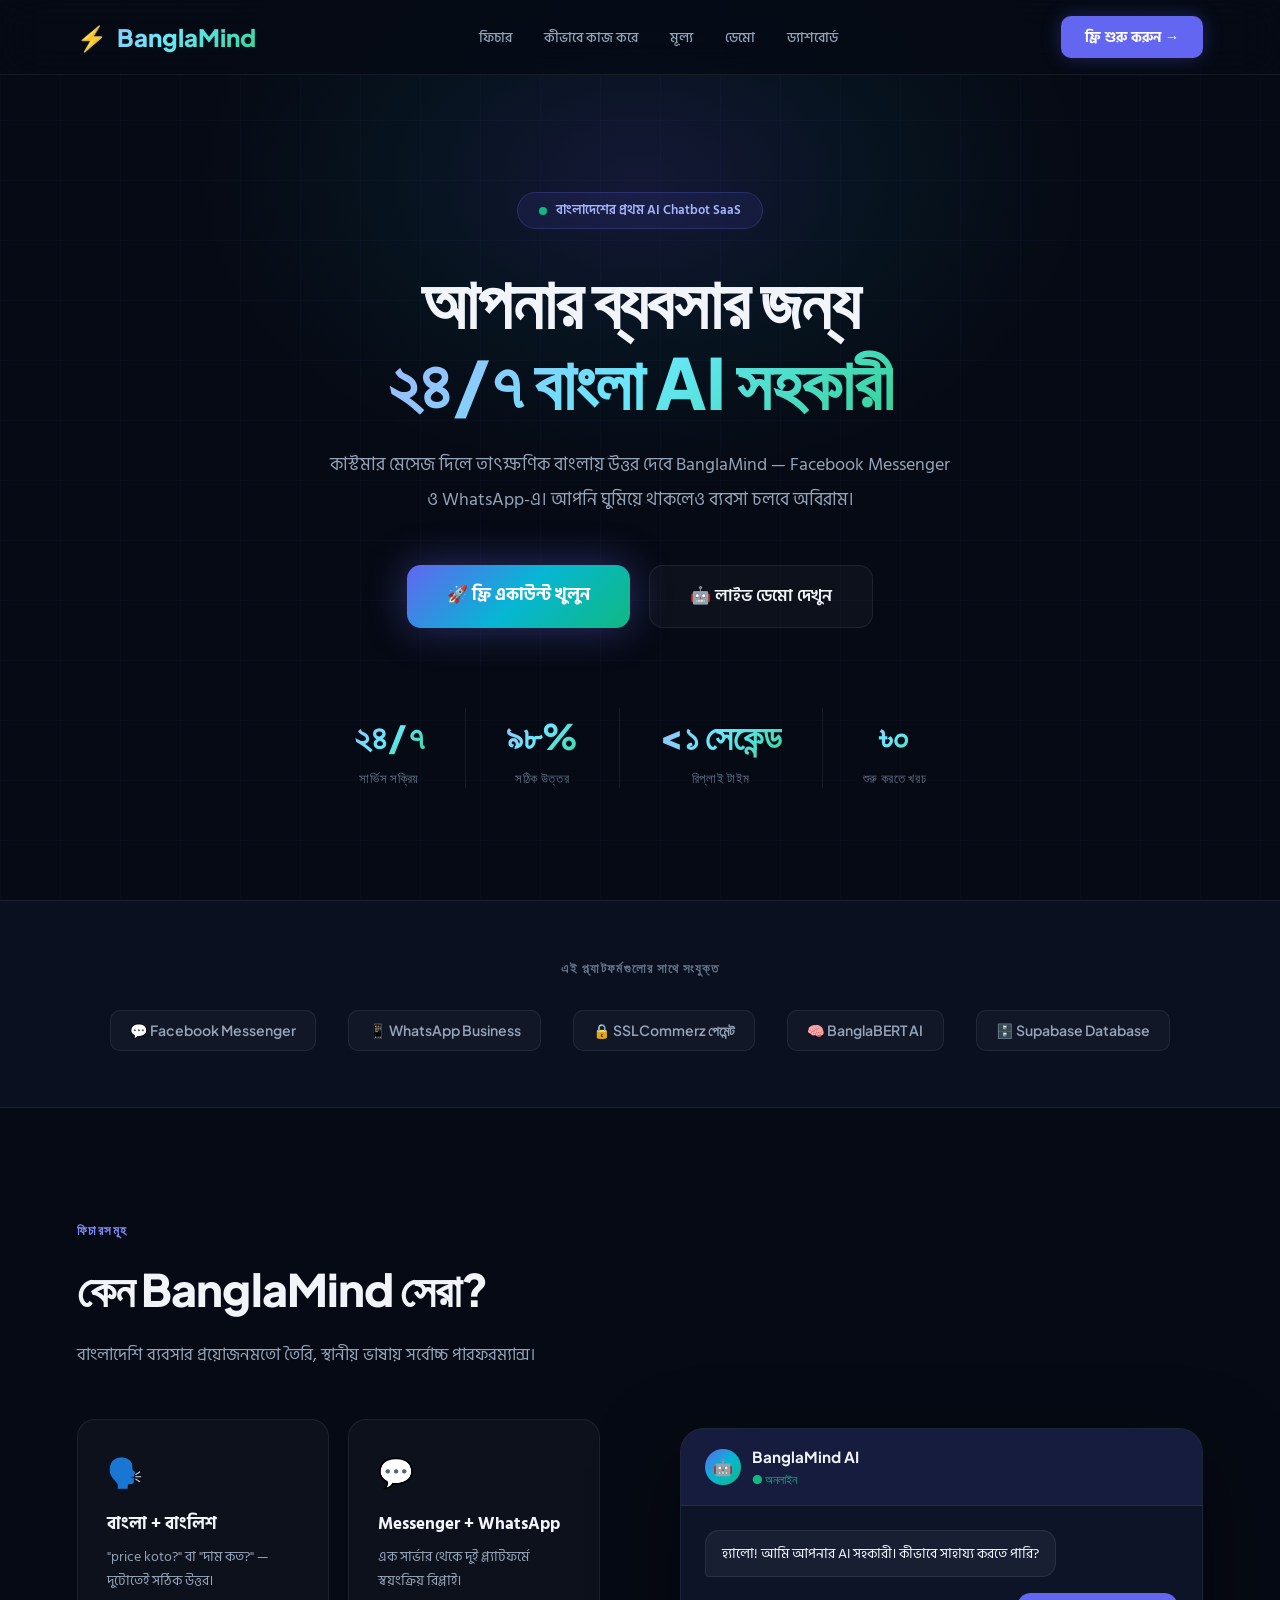
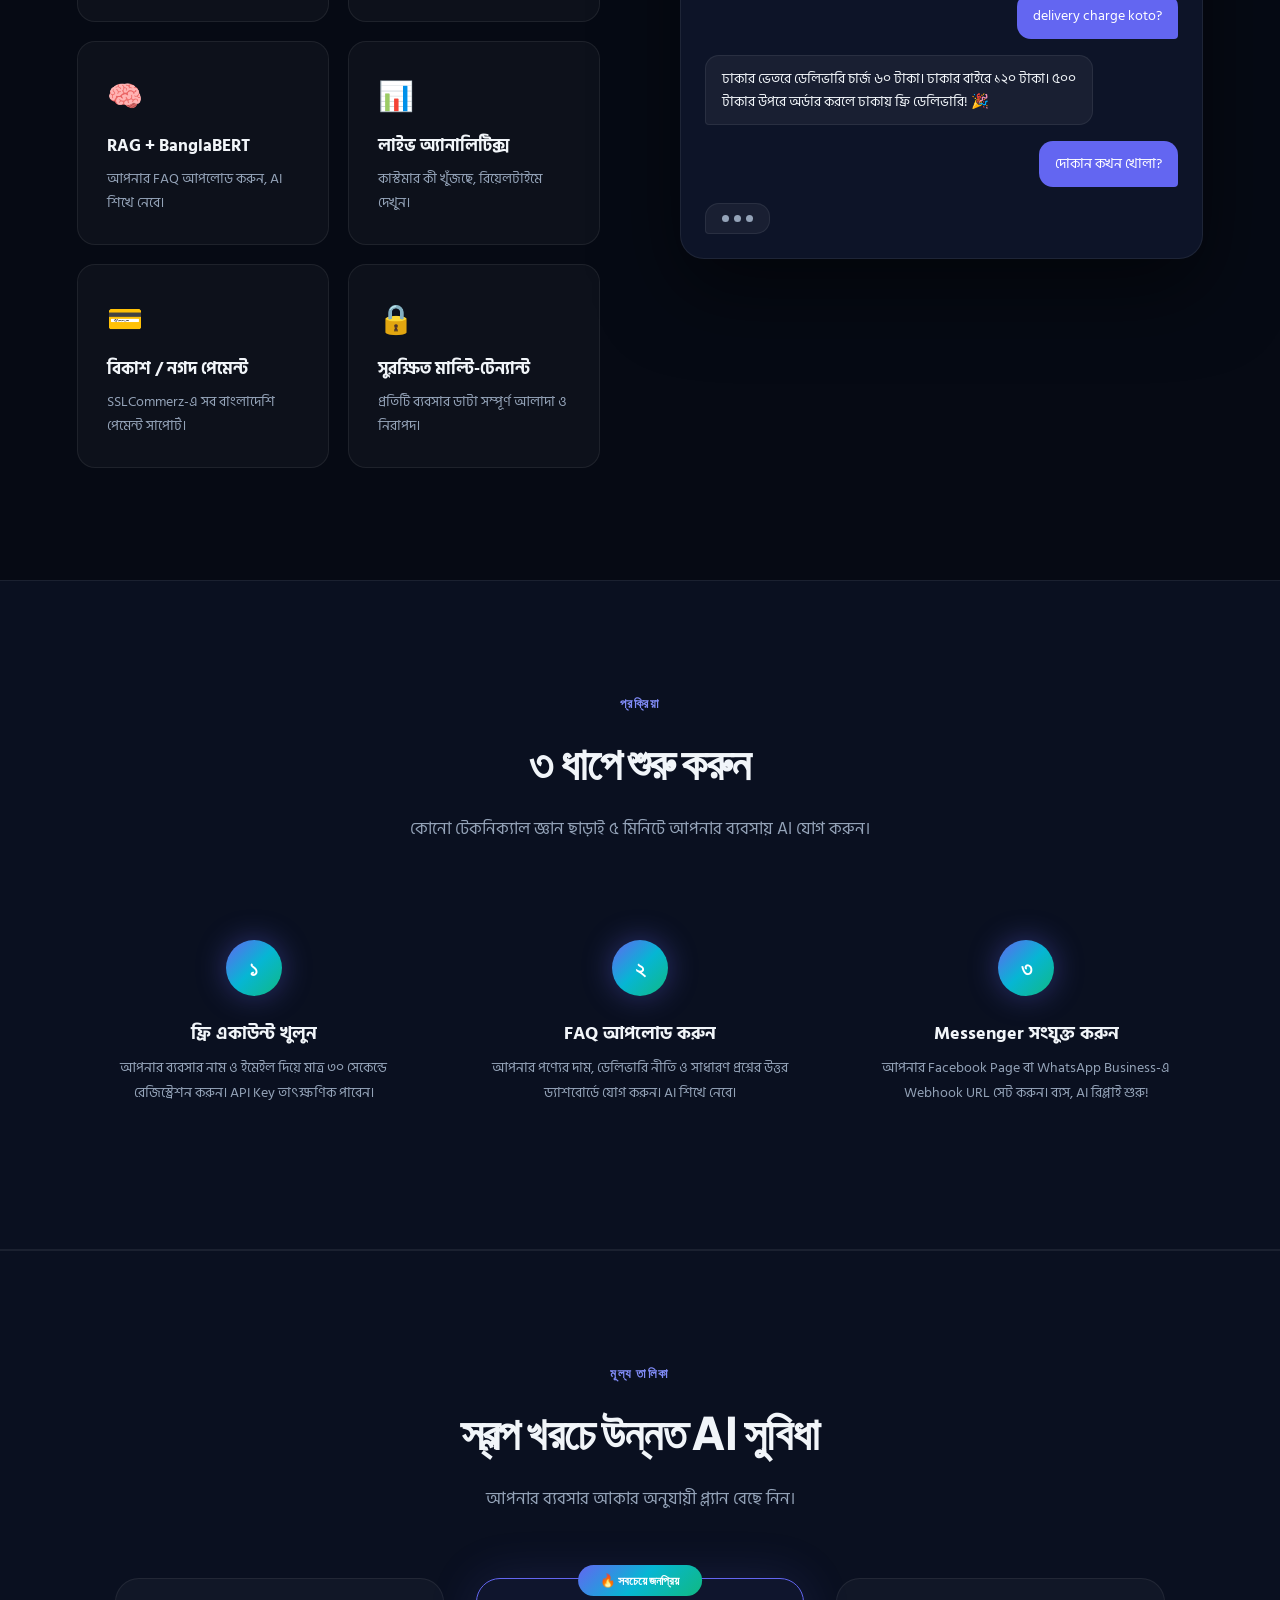
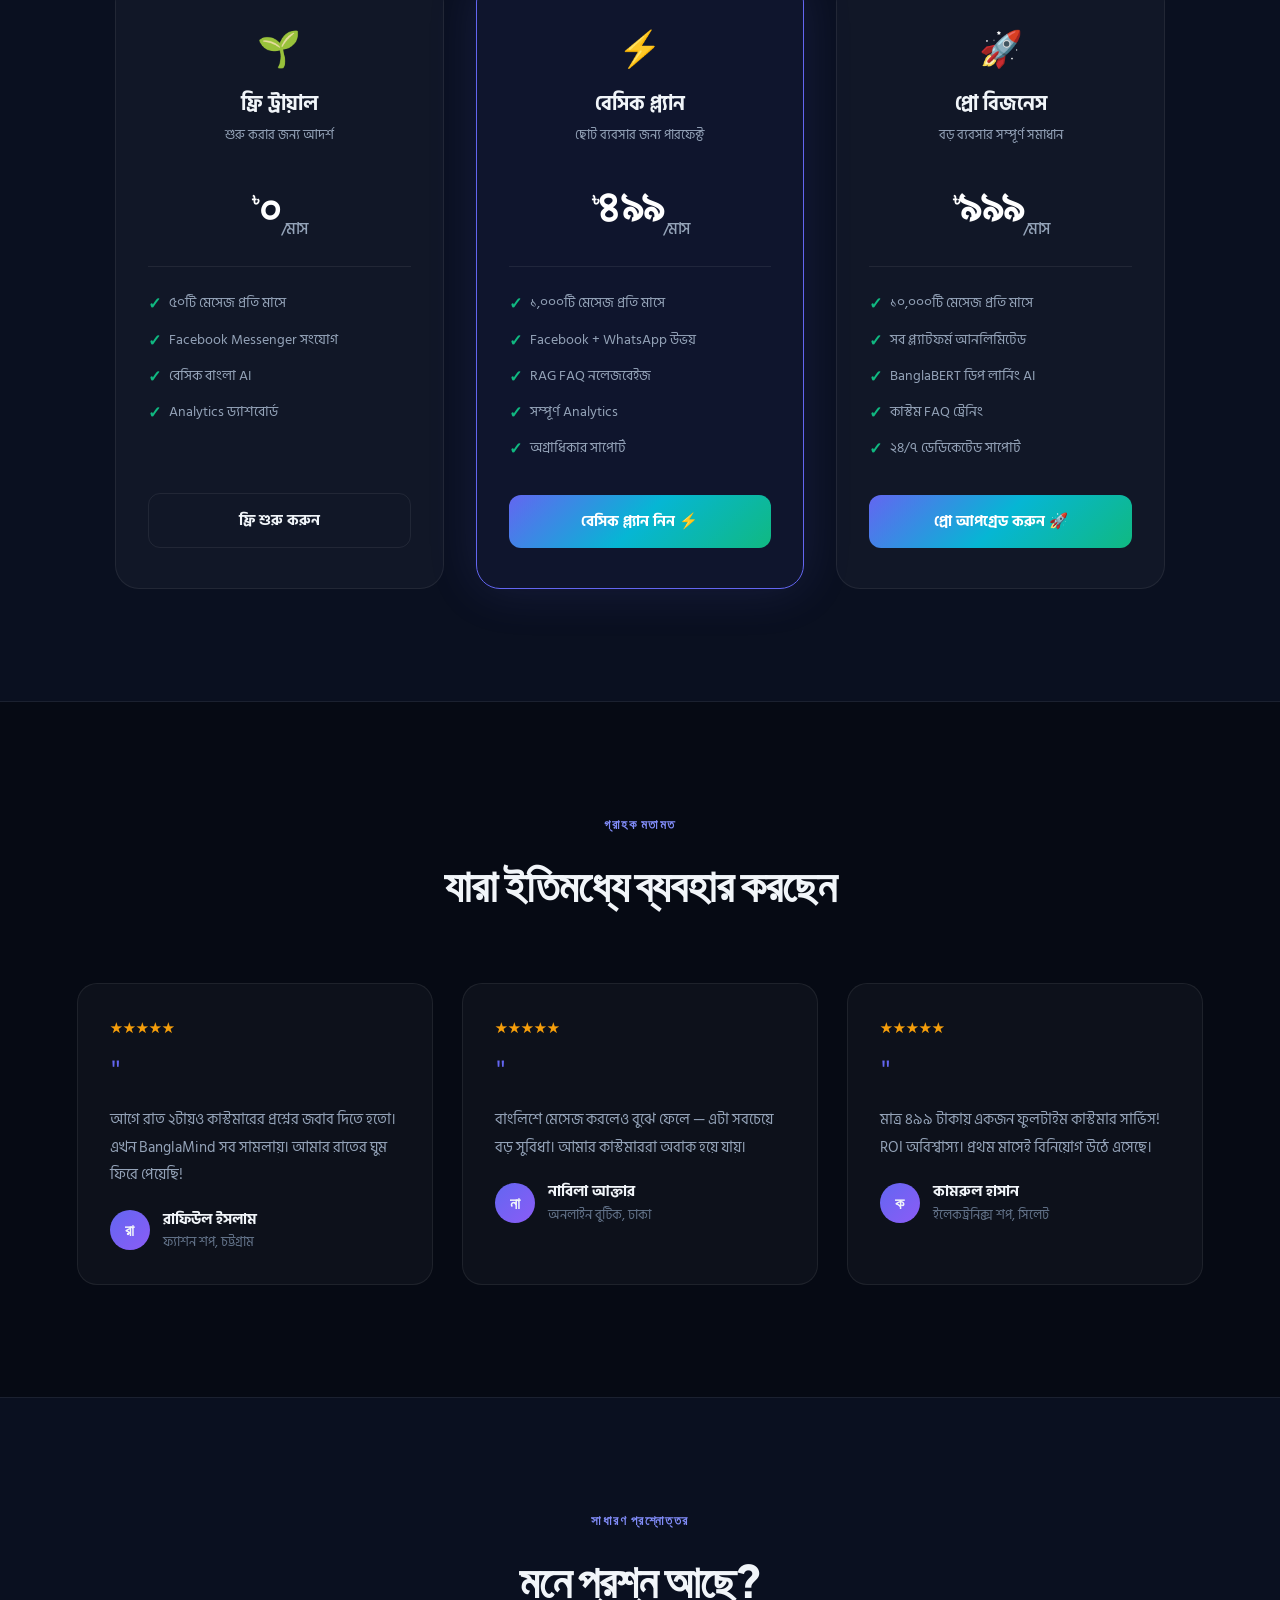
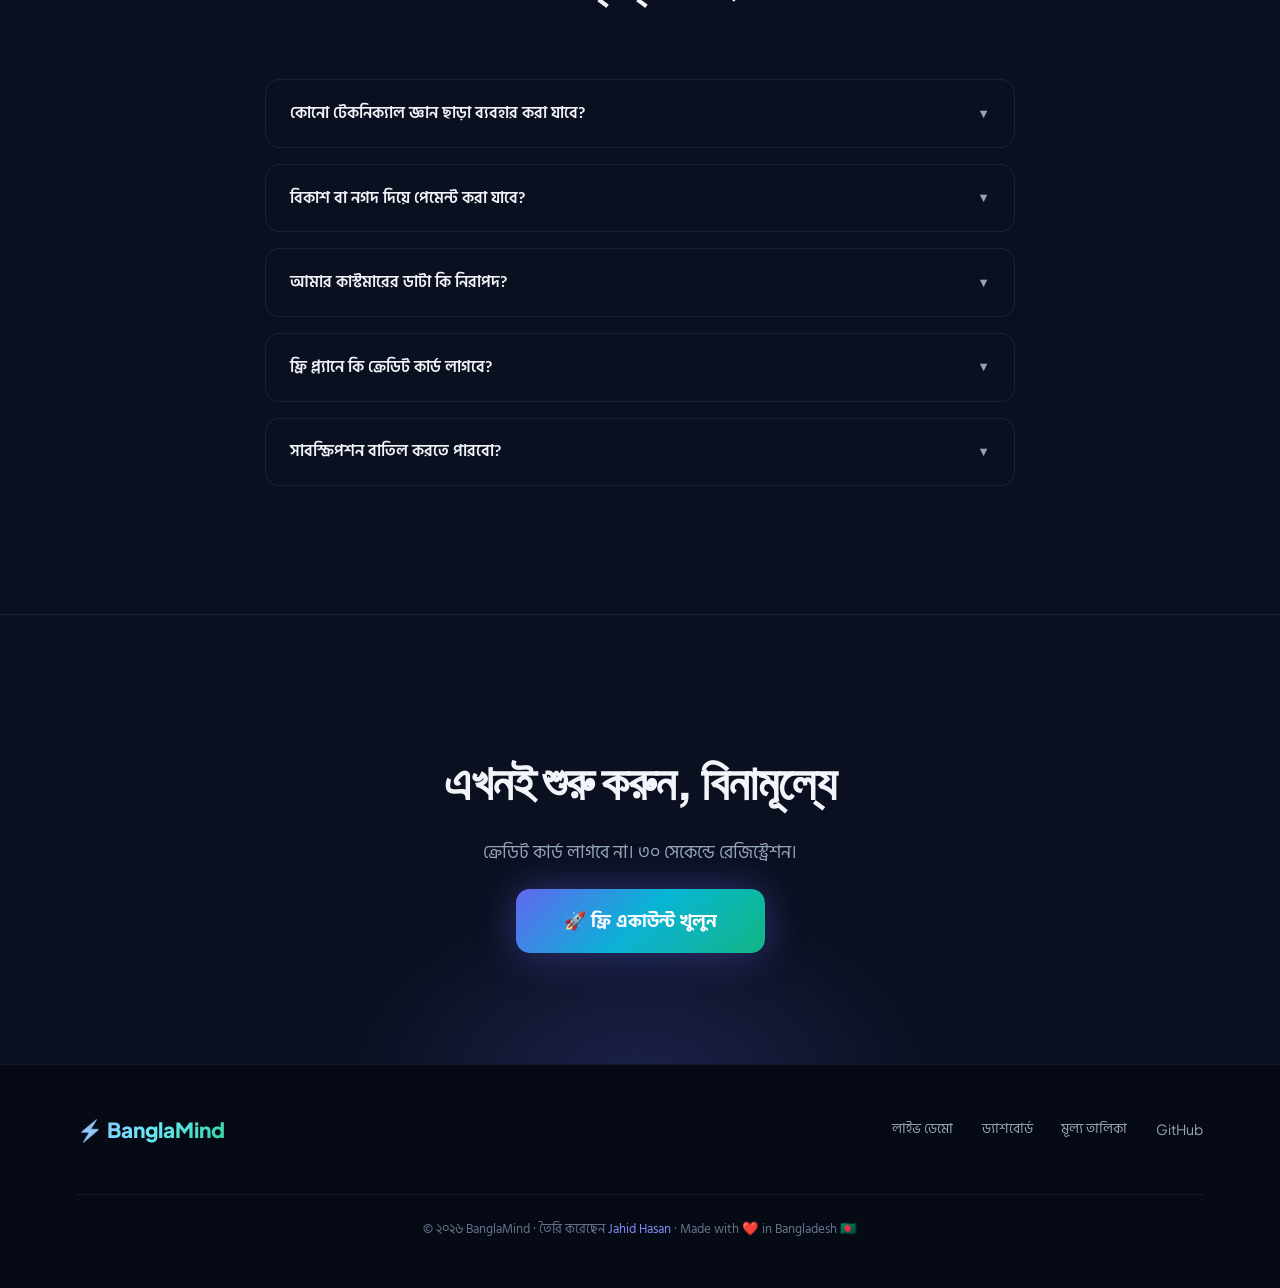
<file: frontend/index.html>
<!DOCTYPE html>
<html lang="bn">
<head>
  <meta charset="UTF-8" />
  <meta name="viewport" content="width=device-width, initial-scale=1.0" />
  <title>BanglaMind — বাংলাদেশের প্রথম AI চ্যাটবট SaaS</title>
  <meta name="description" content="BanglaMind আপনার ব্যবসার জন্য ২৪/৭ বাংলা AI চ্যাটবট। Facebook Messenger ও WhatsApp-এ স্বয়ংক্রিয় কাস্টমার সার্ভিস।" />
  <link rel="preconnect" href="https://fonts.googleapis.com" />
  <link rel="preconnect" href="https://fonts.gstatic.com" crossorigin />
  <link href="https://fonts.googleapis.com/css2?family=Hind+Siliguri:wght@300;400;500;600;700&family=Plus+Jakarta+Sans:wght@300;400;500;600;700;800;900&display=swap" rel="stylesheet" />
  <style>
    :root {
      --bg: #060a14; --bg2: #0a1020; --bg3: #0d1428;
      --card: rgba(255,255,255,0.03); --card-hover: rgba(255,255,255,0.06);
      --border: rgba(255,255,255,0.07); --border-hover: rgba(99,102,241,0.4);
      --accent: #6366f1; --accent-light: #818cf8; --accent2: #10b981; --accent3: #f59e0b;
      --text: #f1f5f9; --muted: #94a3b8; --muted2: #64748b;
      --grad: linear-gradient(135deg, #6366f1 0%, #06b6d4 50%, #10b981 100%);
      --grad2: linear-gradient(135deg, #6366f1 0%, #8b5cf6 100%);
      --grad-text: linear-gradient(135deg, #a5b4fc 0%, #67e8f9 50%, #34d399 100%);
    }
    *, *::before, *::after { box-sizing: border-box; margin: 0; padding: 0; }
    html { scroll-behavior: smooth; }
    body { background: var(--bg); color: var(--text); font-family: 'Plus Jakarta Sans', sans-serif; min-height: 100vh; overflow-x: hidden; line-height: 1.6; }
    .bn { font-family: 'Hind Siliguri', sans-serif; }
    ::-webkit-scrollbar { width: 6px; } ::-webkit-scrollbar-track { background: var(--bg); } ::-webkit-scrollbar-thumb { background: var(--accent); border-radius: 3px; }

    nav { position: fixed; top: 0; left: 0; right: 0; z-index: 100; display: flex; align-items: center; justify-content: space-between; padding: 1rem 6%; background: rgba(6,10,20,0.8); backdrop-filter: blur(24px); border-bottom: 1px solid var(--border); }
    .logo { font-size: 1.5rem; font-weight: 900; background: var(--grad-text); -webkit-background-clip: text; -webkit-text-fill-color: transparent; display: flex; align-items: center; gap: 10px; text-decoration: none; }
    .logo-icon { -webkit-text-fill-color: initial; }
    .nav-links { display: flex; gap: 2rem; align-items: center; }
    .nav-links a { color: var(--muted); text-decoration: none; font-size: .9rem; font-weight: 500; transition: color .2s; }
    .nav-links a:hover { color: var(--text); }
    .nav-cta { padding: .6rem 1.5rem; border-radius: 10px; background: var(--accent); color: #fff; text-decoration: none; font-size: .9rem; font-weight: 700; transition: all .2s; box-shadow: 0 0 20px rgba(99,102,241,0.3); }
    .nav-cta:hover { transform: translateY(-1px); box-shadow: 0 0 30px rgba(99,102,241,0.5); }

    .hero { min-height: 100vh; display: flex; flex-direction: column; align-items: center; justify-content: center; text-align: center; padding: 10rem 5% 5rem; position: relative; overflow: hidden; }
    .hero-glow { position: absolute; top: 20%; left: 50%; transform: translate(-50%,-50%); width: 900px; height: 600px; border-radius: 50%; background: radial-gradient(ellipse, rgba(99,102,241,0.15) 0%, rgba(6,182,212,0.05) 40%, transparent 70%); pointer-events: none; animation: glowPulse 4s ease-in-out infinite; }
    @keyframes glowPulse { 0%,100% { opacity:.7; transform: translate(-50%,-50%) scale(1); } 50% { opacity:1; transform: translate(-50%,-50%) scale(1.08); } }
    .grid-bg { position: absolute; inset: 0; background-image: linear-gradient(rgba(99,102,241,0.03) 1px, transparent 1px), linear-gradient(90deg, rgba(99,102,241,0.03) 1px, transparent 1px); background-size: 60px 60px; pointer-events: none; }
    .badge { display: inline-flex; align-items: center; gap: .6rem; padding: .45rem 1.3rem; border-radius: 50px; background: rgba(99,102,241,0.1); border: 1px solid rgba(99,102,241,0.25); font-size: .83rem; color: #a5b4fc; margin-bottom: 2rem; font-weight: 600; backdrop-filter: blur(10px); position: relative; z-index: 1; }
    .badge-dot { width: 8px; height: 8px; border-radius: 50%; background: var(--accent2); animation: pulse 2s infinite; }
    @keyframes pulse { 0%,100% { opacity:1; transform: scale(1); box-shadow: 0 0 0 0 rgba(16,185,129,0.4); } 50% { opacity:.8; transform: scale(.9); box-shadow: 0 0 0 6px rgba(16,185,129,0); } }
    h1 { font-size: clamp(2.5rem, 5.5vw, 4.5rem); font-weight: 900; line-height: 1.15; margin-bottom: 1.5rem; max-width: 950px; position: relative; z-index: 1; letter-spacing: -0.02em; }
    h1 .grad { background: var(--grad-text); -webkit-background-clip: text; -webkit-text-fill-color: transparent; }
    .subtitle { font-size: 1.15rem; color: var(--muted); max-width: 620px; line-height: 1.9; margin: 0 auto 3rem; position: relative; z-index: 1; }
    .hero-btns { display: flex; gap: 1.2rem; flex-wrap: wrap; justify-content: center; position: relative; z-index: 1; }
    .btn-primary { padding: 1.05rem 2.5rem; border-radius: 14px; background: var(--grad); color: #fff; text-decoration: none; font-weight: 800; font-size: 1.05rem; transition: all .25s; box-shadow: 0 0 40px rgba(99,102,241,0.4); border: none; cursor: pointer; }
    .btn-primary:hover { transform: translateY(-3px); box-shadow: 0 0 60px rgba(99,102,241,0.6); }
    .btn-secondary { padding: 1.05rem 2.5rem; border-radius: 14px; border: 1px solid var(--border); color: var(--text); text-decoration: none; font-weight: 600; font-size: 1.05rem; transition: all .25s; background: rgba(255,255,255,0.03); }
    .btn-secondary:hover { border-color: var(--accent); background: rgba(99,102,241,0.08); transform: translateY(-2px); }

    .stats-row { display: flex; gap: 2.5rem; justify-content: center; flex-wrap: wrap; margin-top: 5rem; position: relative; z-index: 1; }
    .stat-item { text-align: center; }
    .stat-num { font-size: 2.2rem; font-weight: 900; background: var(--grad-text); -webkit-background-clip: text; -webkit-text-fill-color: transparent; }
    .stat-txt { font-size: .82rem; color: var(--muted2); margin-top: .2rem; font-weight: 500; letter-spacing: .05em; text-transform: uppercase; }
    .stat-div { width: 1px; background: var(--border); align-self: stretch; }

    .logos { padding: 3.5rem 6%; text-align: center; border-top: 1px solid var(--border); border-bottom: 1px solid var(--border); background: var(--bg2); }
    .logos p { font-size: .82rem; color: var(--muted2); letter-spacing: .1em; text-transform: uppercase; margin-bottom: 2rem; font-weight: 600; }
    .logos-row { display: flex; gap: 2rem; align-items: center; justify-content: center; flex-wrap: wrap; }
    .logo-chip { display: flex; align-items: center; gap: .6rem; padding: .5rem 1.2rem; border-radius: 10px; background: rgba(255,255,255,0.03); border: 1px solid var(--border); color: var(--muted); font-size: .88rem; font-weight: 600; }

    section { padding: 7rem 6%; }
    .section-label { color: var(--accent-light); font-size: .8rem; font-weight: 700; letter-spacing: .12em; text-transform: uppercase; margin-bottom: .8rem; }
    .section-title { font-size: clamp(1.9rem, 3.5vw, 2.8rem); font-weight: 900; margin-bottom: 1rem; letter-spacing: -.02em; }
    .section-sub { color: var(--muted); font-size: 1.05rem; max-width: 550px; line-height: 1.8; }

    .features-layout { display: grid; grid-template-columns: 1fr 1fr; gap: 5rem; align-items: center; }
    @media(max-width:900px) { .features-layout { grid-template-columns: 1fr; } }
    .features-grid { display: grid; grid-template-columns: 1fr 1fr; gap: 1.2rem; }
    @media(max-width:600px) { .features-grid { grid-template-columns: 1fr; } }
    .feature-card { background: var(--card); border: 1px solid var(--border); border-radius: 18px; padding: 1.8rem; transition: all .3s; }
    .feature-card:hover { border-color: var(--border-hover); transform: translateY(-4px); background: var(--card-hover); box-shadow: 0 20px 40px rgba(0,0,0,0.3); }
    .feature-icon { font-size: 1.8rem; margin-bottom: 1rem; }
    .feature-card h3 { font-size: 1.05rem; font-weight: 700; margin-bottom: .45rem; }
    .feature-card p { font-size: .88rem; color: var(--muted); line-height: 1.7; }

    .chat-preview { background: var(--bg3); border: 1px solid var(--border); border-radius: 24px; overflow: hidden; box-shadow: 0 30px 80px rgba(0,0,0,0.5); }
    .chat-header { padding: 1rem 1.5rem; background: rgba(99,102,241,0.1); border-bottom: 1px solid var(--border); display: flex; align-items: center; gap: .7rem; }
    .chat-avatar { width: 36px; height: 36px; border-radius: 50%; background: var(--grad); display: flex; align-items: center; justify-content: center; font-size: 1rem; }
    .chat-name { font-weight: 700; font-size: .95rem; }
    .chat-status { font-size: .75rem; color: var(--accent2); }
    .chat-msgs { padding: 1.5rem; display: flex; flex-direction: column; gap: 1rem; min-height: 320px; }
    .msg { max-width: 82%; padding: .7rem 1rem; border-radius: 14px; font-size: .9rem; line-height: 1.6; }
    .msg.user { background: var(--accent); color: #fff; align-self: flex-end; border-bottom-right-radius: 4px; }
    .msg.bot { background: rgba(255,255,255,0.05); border: 1px solid var(--border); align-self: flex-start; border-bottom-left-radius: 4px; }
    .typing-dots { display: flex; gap: 5px; align-items: center; }
    .dot { width: 7px; height: 7px; border-radius: 50%; background: var(--muted); animation: bounce .9s infinite; }
    .dot:nth-child(2) { animation-delay: .15s; } .dot:nth-child(3) { animation-delay: .3s; }
    @keyframes bounce { 0%,60%,100% { transform: translateY(0); } 30% { transform: translateY(-6px); } }

    .steps { display: grid; grid-template-columns: repeat(auto-fit, minmax(220px, 1fr)); gap: 2rem; margin-top: 4rem; }
    .step { text-align: center; padding: 2rem 1.5rem; }
    .step-num { width: 56px; height: 56px; border-radius: 50%; margin: 0 auto 1.5rem; background: var(--grad); display: flex; align-items: center; justify-content: center; font-size: 1.3rem; font-weight: 900; color: #fff; box-shadow: 0 0 30px rgba(99,102,241,0.4); }
    .step h3 { font-size: 1.1rem; font-weight: 700; margin-bottom: .5rem; }
    .step p { font-size: .9rem; color: var(--muted); line-height: 1.7; }

    .pricing-bg { background: var(--bg2); border-top: 1px solid var(--border); border-bottom: 1px solid var(--border); }
    .pricing-grid { display: grid; grid-template-columns: repeat(auto-fit, minmax(280px, 1fr)); gap: 2rem; margin-top: 4rem; max-width: 1050px; margin-left: auto; margin-right: auto; }
    .plan { background: var(--card); border: 1px solid var(--border); border-radius: 24px; padding: 2.5rem 2rem; text-align: center; transition: all .3s; display: flex; flex-direction: column; position: relative; }
    .plan:hover { transform: translateY(-6px); box-shadow: 0 30px 60px rgba(0,0,0,0.4); }
    .plan.popular { border-color: var(--accent); background: rgba(99,102,241,0.06); box-shadow: 0 0 50px rgba(99,102,241,0.15); }
    .popular-badge { position: absolute; top: -14px; left: 50%; transform: translateX(-50%); background: var(--grad); color: #fff; padding: .35rem 1.4rem; border-radius: 50px; font-size: .78rem; font-weight: 700; white-space: nowrap; }
    .plan-icon { font-size: 2.2rem; margin-bottom: .8rem; }
    .plan-name { font-weight: 900; font-size: 1.25rem; margin-bottom: .3rem; }
    .plan-tagline { font-size: .83rem; color: var(--muted); margin-bottom: 1.2rem; }
    .plan-price { font-size: 3rem; font-weight: 900; color: #fff; letter-spacing: -.03em; }
    .plan-price sup { font-size: 1.2rem; vertical-align: super; }
    .plan-price sub { font-size: 1rem; color: var(--muted); font-weight: 500; }
    .plan-divider { border: none; border-top: 1px solid var(--border); margin: 1.5rem 0; }
    .plan-features { list-style: none; text-align: left; flex-grow: 1; display: flex; flex-direction: column; gap: .6rem; }
    .plan-features li { font-size: .9rem; color: var(--muted); display: flex; align-items: flex-start; gap: 8px; }
    .plan-features .check { color: var(--accent2); font-weight: 900; font-size: 1rem; flex-shrink: 0; margin-top: 1px; }
    .plan-btn { display: block; width: 100%; padding: .9rem; border-radius: 12px; background: var(--grad); color: #fff; text-decoration: none; font-weight: 800; font-size: .95rem; margin-top: 2rem; border: none; cursor: pointer; transition: all .2s; }
    .plan-btn:hover { opacity: .9; transform: translateY(-1px); }
    .plan-btn.outline { background: transparent; border: 1px solid var(--border); color: var(--text); }
    .plan-btn.outline:hover { border-color: var(--accent); background: rgba(99,102,241,0.1); }

    .testimonials-grid { display: grid; grid-template-columns: repeat(auto-fit, minmax(290px, 1fr)); gap: 1.8rem; margin-top: 4rem; }
    .testimonial { background: var(--card); border: 1px solid var(--border); border-radius: 20px; padding: 2rem; transition: all .3s; }
    .testimonial:hover { border-color: var(--border-hover); transform: translateY(-3px); }
    .testimonial-quote { font-size: 1.8rem; color: var(--accent); margin-bottom: .8rem; }
    .testimonial p { font-size: .95rem; color: var(--muted); line-height: 1.8; margin-bottom: 1.2rem; }
    .testimonial-author { display: flex; align-items: center; gap: .8rem; }
    .author-avatar { width: 40px; height: 40px; border-radius: 50%; background: var(--grad2); display: flex; align-items: center; justify-content: center; font-size: 1rem; font-weight: 700; }
    .author-name { font-weight: 700; font-size: .95rem; }
    .author-role { font-size: .8rem; color: var(--muted2); }
    .stars { color: var(--accent3); font-size: .9rem; margin-bottom: .5rem; }

    .faq-list { max-width: 750px; margin: 4rem auto 0; }
    .faq-item { border: 1px solid var(--border); border-radius: 14px; margin-bottom: 1rem; overflow: hidden; transition: border-color .2s; }
    .faq-item:hover { border-color: var(--border-hover); }
    .faq-q { padding: 1.3rem 1.5rem; cursor: pointer; display: flex; justify-content: space-between; align-items: center; font-weight: 600; font-size: .98rem; background: none; border: none; color: var(--text); width: 100%; text-align: left; }
    .faq-q .arrow { transition: transform .3s; font-size: .8rem; color: var(--muted); }
    .faq-item.open .arrow { transform: rotate(180deg); }
    .faq-a { max-height: 0; overflow: hidden; transition: max-height .4s ease; }
    .faq-item.open .faq-a { max-height: 200px; }
    .faq-a-inner { padding: 0 1.5rem 1.3rem; font-size: .93rem; color: var(--muted); line-height: 1.8; }

    .cta-section { text-align: center; padding: 8rem 5%; background: var(--bg2); border-top: 1px solid var(--border); position: relative; overflow: hidden; }
    .cta-glow { position: absolute; bottom: -50%; left: 50%; transform: translateX(-50%); width: 600px; height: 400px; background: radial-gradient(ellipse, rgba(99,102,241,0.2) 0%, transparent 70%); pointer-events: none; }
    .cta-section h2 { font-size: clamp(2rem, 4vw, 3rem); font-weight: 900; margin-bottom: 1.2rem; letter-spacing: -.02em; position: relative; z-index: 1; }
    .cta-section p { color: var(--muted); font-size: 1.1rem; max-width: 500px; margin: 0 auto 2.5rem; position: relative; z-index: 1; }

    .modal-overlay { position: fixed; inset: 0; background: rgba(6,10,20,0.9); backdrop-filter: blur(16px); display: none; align-items: center; justify-content: center; z-index: 999; padding: 20px; }
    .modal-overlay.open { display: flex; }
    .modal-box { background: #0d1428; border: 1px solid var(--border); border-radius: 24px; width: 100%; max-width: 480px; padding: 2.5rem; position: relative; box-shadow: 0 40px 80px rgba(0,0,0,0.7); animation: slideUp .3s ease; }
    @keyframes slideUp { from { opacity:0; transform: translateY(20px); } to { opacity:1; transform: translateY(0); } }
    .modal-close { position: absolute; top: 1.2rem; right: 1.2rem; font-size: 1.2rem; background: rgba(255,255,255,0.05); border: 1px solid var(--border); color: var(--muted); cursor: pointer; width: 36px; height: 36px; border-radius: 8px; display: flex; align-items: center; justify-content: center; transition: all .2s; }
    .modal-close:hover { background: rgba(255,255,255,0.1); color: #fff; }
    .modal-plan-badge { display: inline-block; padding: .3rem .9rem; border-radius: 20px; font-size: .78rem; font-weight: 700; background: rgba(99,102,241,0.15); color: var(--accent-light); margin-bottom: 1rem; }
    .modal-title { font-size: 1.4rem; font-weight: 900; margin-bottom: .4rem; letter-spacing: -.02em; }
    .modal-subtitle { font-size: .9rem; color: var(--muted); margin-bottom: 1.8rem; }
    .form-group { margin-bottom: 1.1rem; }
    .form-group label { display: block; font-size: .85rem; font-weight: 600; margin-bottom: .4rem; color: #cbd5e1; }
    .form-group input { width: 100%; padding: .85rem 1rem; border-radius: 12px; background: rgba(255,255,255,0.04); border: 1px solid var(--border); color: #fff; font-size: .95rem; outline: none; transition: border-color .2s; font-family: inherit; }
    .form-group input:focus { border-color: var(--accent); background: rgba(99,102,241,0.05); }
    .form-group input::placeholder { color: var(--muted2); }
    .modal-msg { padding: .9rem 1rem; border-radius: 10px; font-size: .88rem; margin-bottom: 1rem; display: none; line-height: 1.6; }
    .modal-msg.success { background: rgba(16,185,129,0.1); border: 1px solid rgba(16,185,129,0.3); color: #34d399; }
    .modal-msg.error { background: rgba(239,68,68,0.1); border: 1px solid rgba(239,68,68,0.3); color: #f87171; }
    .api-key-box { background: rgba(99,102,241,0.1); border: 1px solid rgba(99,102,241,0.25); border-radius: 10px; padding: .8rem 1rem; font-family: monospace; font-size: .82rem; color: #a5b4fc; word-break: break-all; margin-top: .5rem; cursor: pointer; transition: background .2s; }
    .api-key-box:hover { background: rgba(99,102,241,0.2); }

    footer { padding: 3rem 6%; border-top: 1px solid var(--border); display: flex; flex-wrap: wrap; gap: 2rem; justify-content: space-between; align-items: center; }
    .footer-logo { font-size: 1.3rem; font-weight: 900; background: var(--grad-text); -webkit-background-clip: text; -webkit-text-fill-color: transparent; }
    .footer-links { display: flex; gap: 1.8rem; flex-wrap: wrap; }
    .footer-links a { color: var(--muted); text-decoration: none; font-size: .88rem; transition: color .2s; }
    .footer-links a:hover { color: var(--text); }
    .footer-copy { color: var(--muted2); font-size: .83rem; width: 100%; text-align: center; padding-top: 1.5rem; border-top: 1px solid var(--border); margin-top: 1rem; }
    .footer-copy a { color: var(--accent-light); text-decoration: none; }
  </style>
</head>
<body>

<nav>
  <a href="/" class="logo"><span class="logo-icon">⚡</span> BanglaMind</a>
  <div class="nav-links">
    <a href="#features" class="bn">ফিচার</a>
    <a href="#how" class="bn">কীভাবে কাজ করে</a>
    <a href="#pricing" class="bn">মূল্য</a>
    <a href="demo.html" class="bn">ডেমো</a>
    <a href="dashboard.html" class="bn">ড্যাশবোর্ড</a>
  </div>
  <a href="javascript:void(0)" onclick="openModal('free')" class="nav-cta bn">ফ্রি শুরু করুন →</a>
</nav>

<section class="hero">
  <div class="grid-bg"></div>
  <div class="hero-glow"></div>
  <div class="badge bn"><span class="badge-dot"></span> বাংলাদেশের প্রথম AI Chatbot SaaS</div>
  <h1>আপনার ব্যবসার জন্য<br/><span class="grad">২৪/৭ বাংলা AI সহকারী</span></h1>
  <p class="subtitle bn">কাস্টমার মেসেজ দিলে তাৎক্ষণিক বাংলায় উত্তর দেবে BanglaMind — Facebook Messenger ও WhatsApp-এ। আপনি ঘুমিয়ে থাকলেও ব্যবসা চলবে অবিরাম।</p>
  <div class="hero-btns">
    <a href="javascript:void(0)" onclick="openModal('free')" class="btn-primary bn">🚀 ফ্রি একাউন্ট খুলুন</a>
    <a href="demo.html" class="btn-secondary bn">🤖 লাইভ ডেমো দেখুন</a>
  </div>
  <div class="stats-row">
    <div class="stat-item"><div class="stat-num">২৪/৭</div><div class="stat-txt">সার্ভিস সক্রিয়</div></div>
    <div class="stat-div"></div>
    <div class="stat-item"><div class="stat-num">৯৮%</div><div class="stat-txt">সঠিক উত্তর</div></div>
    <div class="stat-div"></div>
    <div class="stat-item"><div class="stat-num">&lt;১ সেকেন্ড</div><div class="stat-txt">রিপ্লাই টাইম</div></div>
    <div class="stat-div"></div>
    <div class="stat-item"><div class="stat-num">৳০</div><div class="stat-txt">শুরু করতে খরচ</div></div>
  </div>
</section>

<div class="logos">
  <p>এই প্ল্যাটফর্মগুলোর সাথে সংযুক্ত</p>
  <div class="logos-row">
    <div class="logo-chip">💬 Facebook Messenger</div>
    <div class="logo-chip">📱 WhatsApp Business</div>
    <div class="logo-chip">🔒 SSLCommerz পেমেন্ট</div>
    <div class="logo-chip">🧠 BanglaBERT AI</div>
    <div class="logo-chip">🗄️ Supabase Database</div>
  </div>
</div>

<section id="features">
  <div class="features-layout">
    <div>
      <div class="section-label">ফিচারসমূহ</div>
      <h2 class="section-title">কেন BanglaMind সেরা?</h2>
      <p class="section-sub bn" style="margin-bottom:3rem">বাংলাদেশি ব্যবসার প্রয়োজনমতো তৈরি, স্থানীয় ভাষায় সর্বোচ্চ পারফরম্যান্স।</p>
      <div class="features-grid">
        <div class="feature-card"><div class="feature-icon">🗣️</div><h3 class="bn">বাংলা + বাংলিশ</h3><p class="bn">"price koto?" বা "দাম কত?" — দুটোতেই সঠিক উত্তর।</p></div>
        <div class="feature-card"><div class="feature-icon">💬</div><h3 class="bn">Messenger + WhatsApp</h3><p class="bn">এক সার্ভার থেকে দুই প্ল্যাটফর্মে স্বয়ংক্রিয় রিপ্লাই।</p></div>
        <div class="feature-card"><div class="feature-icon">🧠</div><h3 class="bn">RAG + BanglaBERT</h3><p class="bn">আপনার FAQ আপলোড করুন, AI শিখে নেবে।</p></div>
        <div class="feature-card"><div class="feature-icon">📊</div><h3 class="bn">লাইভ অ্যানালিটিক্স</h3><p class="bn">কাস্টমার কী খুঁজছে, রিয়েলটাইমে দেখুন।</p></div>
        <div class="feature-card"><div class="feature-icon">💳</div><h3 class="bn">বিকাশ / নগদ পেমেন্ট</h3><p class="bn">SSLCommerz-এ সব বাংলাদেশি পেমেন্ট সাপোর্ট।</p></div>
        <div class="feature-card"><div class="feature-icon">🔒</div><h3 class="bn">সুরক্ষিত মাল্টি-টেন্যান্ট</h3><p class="bn">প্রতিটি ব্যবসার ডাটা সম্পূর্ণ আলাদা ও নিরাপদ।</p></div>
      </div>
    </div>
    <div class="chat-preview">
      <div class="chat-header">
        <div class="chat-avatar">🤖</div>
        <div><div class="chat-name">BanglaMind AI</div><div class="chat-status">● অনলাইন</div></div>
      </div>
      <div class="chat-msgs">
        <div class="msg bot bn">হ্যালো! আমি আপনার AI সহকারী। কীভাবে সাহায্য করতে পারি?</div>
        <div class="msg user bn">delivery charge koto?</div>
        <div class="msg bot bn">ঢাকার ভেতরে ডেলিভারি চার্জ ৬০ টাকা। ঢাকার বাইরে ১২০ টাকা। ৫০০ টাকার উপরে অর্ডার করলে ঢাকায় ফ্রি ডেলিভারি! 🎉</div>
        <div class="msg user bn">দোকান কখন খোলা?</div>
        <div class="msg bot bn" id="typingMsg"><div class="typing-dots"><span class="dot"></span><span class="dot"></span><span class="dot"></span></div></div>
      </div>
    </div>
  </div>
</section>

<section id="how" style="background:var(--bg2); border-top:1px solid var(--border); border-bottom:1px solid var(--border);">
  <div style="text-align:center">
    <div class="section-label">প্রক্রিয়া</div>
    <h2 class="section-title">৩ ধাপে শুরু করুন</h2>
    <p class="section-sub bn" style="margin:0 auto">কোনো টেকনিক্যাল জ্ঞান ছাড়াই ৫ মিনিটে আপনার ব্যবসায় AI যোগ করুন।</p>
  </div>
  <div class="steps">
    <div class="step"><div class="step-num">১</div><h3 class="bn">ফ্রি একাউন্ট খুলুন</h3><p class="bn">আপনার ব্যবসার নাম ও ইমেইল দিয়ে মাত্র ৩০ সেকেন্ডে রেজিস্ট্রেশন করুন। API Key তাৎক্ষণিক পাবেন।</p></div>
    <div class="step"><div class="step-num">২</div><h3 class="bn">FAQ আপলোড করুন</h3><p class="bn">আপনার পণ্যের দাম, ডেলিভারি নীতি ও সাধারণ প্রশ্নের উত্তর ড্যাশবোর্ডে যোগ করুন। AI শিখে নেবে।</p></div>
    <div class="step"><div class="step-num">৩</div><h3 class="bn">Messenger সংযুক্ত করুন</h3><p class="bn">আপনার Facebook Page বা WhatsApp Business-এ Webhook URL সেট করুন। ব্যস, AI রিপ্লাই শুরু!</p></div>
  </div>
</section>

<section id="pricing" class="pricing-bg">
  <div style="text-align:center">
    <div class="section-label">মূল্য তালিকা</div>
    <h2 class="section-title">স্বল্প খরচে উন্নত AI সুবিধা</h2>
    <p class="section-sub bn" style="margin:0 auto">আপনার ব্যবসার আকার অনুযায়ী প্ল্যান বেছে নিন।</p>
  </div>
  <div class="pricing-grid">
    <div class="plan">
      <div class="plan-icon">🌱</div>
      <div class="plan-name bn">ফ্রি ট্রায়াল</div>
      <div class="plan-tagline bn">শুরু করার জন্য আদর্শ</div>
      <div class="plan-price"><sup>৳</sup>০<sub class="bn">/মাস</sub></div>
      <hr class="plan-divider" />
      <ul class="plan-features bn">
        <li><span class="check">✓</span> ৫০টি মেসেজ প্রতি মাসে</li>
        <li><span class="check">✓</span> Facebook Messenger সংযোগ</li>
        <li><span class="check">✓</span> বেসিক বাংলা AI</li>
        <li><span class="check">✓</span> Analytics ড্যাশবোর্ড</li>
      </ul>
      <button onclick="openModal('free')" class="plan-btn outline bn">ফ্রি শুরু করুন</button>
    </div>
    <div class="plan popular">
      <div class="popular-badge">🔥 সবচেয়ে জনপ্রিয়</div>
      <div class="plan-icon">⚡</div>
      <div class="plan-name bn">বেসিক প্ল্যান</div>
      <div class="plan-tagline bn">ছোট ব্যবসার জন্য পারফেক্ট</div>
      <div class="plan-price"><sup>৳</sup>৪৯৯<sub class="bn">/মাস</sub></div>
      <hr class="plan-divider" />
      <ul class="plan-features bn">
        <li><span class="check">✓</span> ১,০০০টি মেসেজ প্রতি মাসে</li>
        <li><span class="check">✓</span> Facebook + WhatsApp উভয়</li>
        <li><span class="check">✓</span> RAG FAQ নলেজবেইজ</li>
        <li><span class="check">✓</span> সম্পূর্ণ Analytics</li>
        <li><span class="check">✓</span> অগ্রাধিকার সাপোর্ট</li>
      </ul>
      <button onclick="openModal('basic')" class="plan-btn bn">বেসিক প্ল্যান নিন ⚡</button>
    </div>
    <div class="plan">
      <div class="plan-icon">🚀</div>
      <div class="plan-name bn">প্রো বিজনেস</div>
      <div class="plan-tagline bn">বড় ব্যবসার সম্পূর্ণ সমাধান</div>
      <div class="plan-price"><sup>৳</sup>৯৯৯<sub class="bn">/মাস</sub></div>
      <hr class="plan-divider" />
      <ul class="plan-features bn">
        <li><span class="check">✓</span> ১০,০০০টি মেসেজ প্রতি মাসে</li>
        <li><span class="check">✓</span> সব প্ল্যাটফর্ম আনলিমিটেড</li>
        <li><span class="check">✓</span> BanglaBERT ডিপ লার্নিং AI</li>
        <li><span class="check">✓</span> কাস্টম FAQ ট্রেনিং</li>
        <li><span class="check">✓</span> ২৪/৭ ডেডিকেটেড সাপোর্ট</li>
      </ul>
      <button onclick="openModal('pro')" class="plan-btn bn">প্রো আপগ্রেড করুন 🚀</button>
    </div>
  </div>
</section>

<section>
  <div style="text-align:center">
    <div class="section-label">গ্রাহক মতামত</div>
    <h2 class="section-title">যারা ইতিমধ্যে ব্যবহার করছেন</h2>
  </div>
  <div class="testimonials-grid">
    <div class="testimonial">
      <div class="stars">★★★★★</div>
      <div class="testimonial-quote">"</div>
      <p class="bn">আগে রাত ২টায়ও কাস্টমারের প্রশ্নের জবাব দিতে হতো। এখন BanglaMind সব সামলায়। আমার রাতের ঘুম ফিরে পেয়েছি!</p>
      <div class="testimonial-author"><div class="author-avatar">রা</div><div><div class="author-name bn">রাফিউল ইসলাম</div><div class="author-role bn">ফ্যাশন শপ, চট্টগ্রাম</div></div></div>
    </div>
    <div class="testimonial">
      <div class="stars">★★★★★</div>
      <div class="testimonial-quote">"</div>
      <p class="bn">বাংলিশে মেসেজ করলেও বুঝে ফেলে — এটা সবচেয়ে বড় সুবিধা। আমার কাস্টমাররা অবাক হয়ে যায়।</p>
      <div class="testimonial-author"><div class="author-avatar">না</div><div><div class="author-name bn">নাবিলা আক্তার</div><div class="author-role bn">অনলাইন বুটিক, ঢাকা</div></div></div>
    </div>
    <div class="testimonial">
      <div class="stars">★★★★★</div>
      <div class="testimonial-quote">"</div>
      <p class="bn">মাত্র ৪৯৯ টাকায় একজন ফুলটাইম কাস্টমার সার্ভিস! ROI অবিশ্বাস্য। প্রথম মাসেই বিনিয়োগ উঠে এসেছে।</p>
      <div class="testimonial-author"><div class="author-avatar">ক</div><div><div class="author-name bn">কামরুল হাসান</div><div class="author-role bn">ইলেকট্রনিক্স শপ, সিলেট</div></div></div>
    </div>
  </div>
</section>

<section style="background:var(--bg2); border-top:1px solid var(--border);">
  <div style="text-align:center">
    <div class="section-label">সাধারণ প্রশ্নোত্তর</div>
    <h2 class="section-title">মনে প্রশ্ন আছে?</h2>
  </div>
  <div class="faq-list">
    <div class="faq-item"><button class="faq-q bn" onclick="toggleFaq(this)">কোনো টেকনিক্যাল জ্ঞান ছাড়া ব্যবহার করা যাবে? <span class="arrow">▼</span></button><div class="faq-a"><div class="faq-a-inner bn">হ্যাঁ! BanglaMind সম্পূর্ণ নো-কোড। আপনাকে শুধু রেজিস্ট্রেশন করতে হবে এবং Facebook/WhatsApp-এ একটি URL সেট করতে হবে। আমাদের গাইড অনুসরণ করলে ৫ মিনিটেই শুরু করতে পারবেন।</div></div></div>
    <div class="faq-item"><button class="faq-q bn" onclick="toggleFaq(this)">বিকাশ বা নগদ দিয়ে পেমেন্ট করা যাবে? <span class="arrow">▼</span></button><div class="faq-a"><div class="faq-a-inner bn">হ্যাঁ! আমরা SSLCommerz পেমেন্ট গেটওয়ে ব্যবহার করি যা বিকাশ, নগদ, রকেট, ডেবিট ও ক্রেডিট কার্ড সহ সব বাংলাদেশি পেমেন্ট পদ্ধতি সাপোর্ট করে।</div></div></div>
    <div class="faq-item"><button class="faq-q bn" onclick="toggleFaq(this)">আমার কাস্টমারের ডাটা কি নিরাপদ? <span class="arrow">▼</span></button><div class="faq-a"><div class="faq-a-inner bn">সম্পূর্ণ নিরাপদ। প্রতিটি ব্যবসার ডাটা আলাদা সিস্টেমে রাখা হয়। আমরা Supabase এন্টারপ্রাইজ গ্রেড সিকিউরিটি ব্যবহার করি।</div></div></div>
    <div class="faq-item"><button class="faq-q bn" onclick="toggleFaq(this)">ফ্রি প্ল্যানে কি ক্রেডিট কার্ড লাগবে? <span class="arrow">▼</span></button><div class="faq-a"><div class="faq-a-inner bn">না! ফ্রি প্ল্যানে কোনো পেমেন্ট তথ্য দিতে হবে না। সম্পূর্ণ বিনামূল্যে শুরু করুন।</div></div></div>
    <div class="faq-item"><button class="faq-q bn" onclick="toggleFaq(this)">সাবস্ক্রিপশন বাতিল করতে পারবো? <span class="arrow">▼</span></button><div class="faq-a"><div class="faq-a-inner bn">হ্যাঁ, যেকোনো সময় বাতিল করতে পারবেন। কোনো লুকানো চার্জ নেই। মেয়াদ শেষে স্বয়ংক্রিয়ভাবে ফ্রি প্ল্যানে চলে আসবে।</div></div></div>
  </div>
</section>

<section class="cta-section">
  <div class="cta-glow"></div>
  <h2>এখনই শুরু করুন, <span class="grad">বিনামূল্যে</span></h2>
  <p class="bn">ক্রেডিট কার্ড লাগবে না। ৩০ সেকেন্ডে রেজিস্ট্রেশন।</p>
  <a href="javascript:void(0)" onclick="openModal('free')" class="btn-primary bn" style="font-size:1.1rem; padding:1.1rem 3rem;">🚀 ফ্রি একাউন্ট খুলুন</a>
</section>

<footer>
  <div class="footer-logo">⚡ BanglaMind</div>
  <div class="footer-links">
    <a href="demo.html" class="bn">লাইভ ডেমো</a>
    <a href="dashboard.html" class="bn">ড্যাশবোর্ড</a>
    <a href="#pricing" class="bn">মূল্য তালিকা</a>
    <a href="https://github.com/jahidstm/banglamind" target="_blank">GitHub</a>
  </div>
  <div class="footer-copy bn">© ২০২৬ BanglaMind · তৈরি করেছেন <a href="https://github.com/jahidstm">Jahid Hasan</a> · Made with ❤️ in Bangladesh 🇧🇩</div>
</footer>

<!-- MODAL -->
<div class="modal-overlay" id="checkoutModal">
  <div class="modal-box">
    <button class="modal-close" onclick="closeModal()">✕</button>
    <div class="modal-plan-badge bn" id="planBadge">ফ্রি প্ল্যান</div>
    <h2 class="modal-title bn" id="modalTitle">ফ্রি একাউন্ট তৈরি করুন</h2>
    <p class="modal-subtitle bn" id="modalSub">কোনো পেমেন্ট লাগবে না। তাৎক্ষণিক API Key পাবেন।</p>
    <form id="regForm" onsubmit="handleRegistration(event)">
      <input type="hidden" id="selectedPlan" value="free" />
      <div class="form-group"><label class="bn">ব্যবসার নাম *</label><input type="text" id="bizName" placeholder="যেমন: আয়েশা ফ্যাশন হাউজ" required /></div>
      <div class="form-group"><label class="bn">মোবাইল নম্বর *</label><input type="tel" id="bizPhone" placeholder="01XXXXXXXXX" required /></div>
      <div class="form-group"><label class="bn">ইমেইল এড্রেস *</label><input type="email" id="bizEmail" placeholder="your@email.com" required /></div>
      <div class="form-group"><label class="bn">পূর্ণ নাম (পেমেন্টের জন্য)</label><input type="text" id="custName" placeholder="আপনার নাম" /></div>
      <div class="modal-msg" id="modalMsg"></div>
      <button type="submit" id="submitBtn" class="plan-btn bn">নিশ্চিত করুন ও শুরু করুন →</button>
    </form>
  </div>
</div>

<script>
setTimeout(() => {
  const el = document.getElementById('typingMsg');
  if (el) setTimeout(() => { el.className = 'msg bot bn'; el.innerText = 'সকাল ১০টা থেকে রাত ১০টা পর্যন্ত খোলা। তবে অর্ডার যেকোনো সময় দিতে পারবেন! 😊'; }, 2000);
}, 1500);

function openModal(plan) {
  document.getElementById('selectedPlan').value = plan;
  const cfg = {
    free:  { badge: '🌱 ফ্রি প্ল্যান', title: 'ফ্রি একাউন্ট তৈরি করুন', sub: 'কোনো পেমেন্ট লাগবে না। তাৎক্ষণিক API Key পাবেন।' },
    basic: { badge: '⚡ বেসিক প্ল্যান — ৳৪৯৯/মাস', title: 'বেসিক প্ল্যান সাবস্ক্রাইব করুন', sub: 'রেজিস্ট্রেশনের পর SSLCommerz পেমেন্ট গেটওয়েতে যাবেন।' },
    pro:   { badge: '🚀 প্রো প্ল্যান — ৳৯৯৯/মাস', title: 'প্রো প্ল্যান সাবস্ক্রাইব করুন', sub: 'রেজিস্ট্রেশনের পর SSLCommerz পেমেন্ট গেটওয়েতে যাবেন।' },
  };
  const c = cfg[plan] || cfg.free;
  document.getElementById('planBadge').innerText = c.badge;
  document.getElementById('modalTitle').innerText = c.title;
  document.getElementById('modalSub').innerText = c.sub;
  const m = document.getElementById('modalMsg'); m.style.display = 'none'; m.className = 'modal-msg';
  document.getElementById('checkoutModal').classList.add('open');
}
function closeModal() { document.getElementById('checkoutModal').classList.remove('open'); }
document.getElementById('checkoutModal').addEventListener('click', e => { if (e.target === e.currentTarget) closeModal(); });

async function handleRegistration(e) {
  e.preventDefault();
  const btn = document.getElementById('submitBtn'), msg = document.getElementById('modalMsg');
  const plan = document.getElementById('selectedPlan').value;
  const name = document.getElementById('bizName').value.trim();
  const phone = document.getElementById('bizPhone').value.trim();
  const email = document.getElementById('bizEmail').value.trim();
  const custName = document.getElementById('custName').value.trim() || name;
  btn.disabled = true; btn.innerText = 'প্রসেসিং হচ্ছে...'; msg.style.display = 'none';
  try {
    const regRes = await fetch('/api/business/register', { method: 'POST', headers: { 'Content-Type': 'application/json' }, body: JSON.stringify({ name, phone, email }) });
    const regData = await regRes.json();
    if (!regRes.ok) throw new Error(regData.detail || 'রেজিস্ট্রেশন ব্যর্থ হয়েছে।');
    const apiKey = regData.api_key;
    if (plan === 'free') {
      msg.className = 'modal-msg success';
      msg.innerHTML = `✅ একাউন্ট তৈরি হয়েছে! আপনার API Key:<div class="api-key-box" onclick="copyKey(this)">${apiKey}</div><small style="color:var(--muted2)">👆 ক্লিক করে কপি করুন।</small>`;
      msg.style.display = 'block'; btn.innerText = '✓ সম্পন্ন';
    } else {
      btn.innerText = 'পেমেন্ট গেটওয়েতে যাচ্ছে...';
      const payRes = await fetch('/api/payment/initiate', { method: 'POST', headers: { 'Content-Type': 'application/json', 'X-API-Key': apiKey }, body: JSON.stringify({ plan, customer_name: custName, customer_email: email, customer_phone: phone }) });
      const payData = await payRes.json();
      if (payData.gateway_url) { window.location.href = payData.gateway_url; }
      else throw new Error(payData.detail || 'পেমেন্ট সেশন তৈরি করা যায়নি।');
    }
  } catch (err) {
    msg.className = 'modal-msg error'; msg.innerText = '❌ ' + err.message; msg.style.display = 'block';
    btn.disabled = false; btn.innerText = 'আবার চেষ্টা করুন';
  }
}
function copyKey(el) { navigator.clipboard.writeText(el.innerText).then(() => { el.innerText = '✓ কপি হয়েছে!'; }); }
function toggleFaq(btn) { const item = btn.closest('.faq-item'), isOpen = item.classList.contains('open'); document.querySelectorAll('.faq-item').forEach(i => i.classList.remove('open')); if (!isOpen) item.classList.add('open'); }
</script>
</body>
</html>
</file>
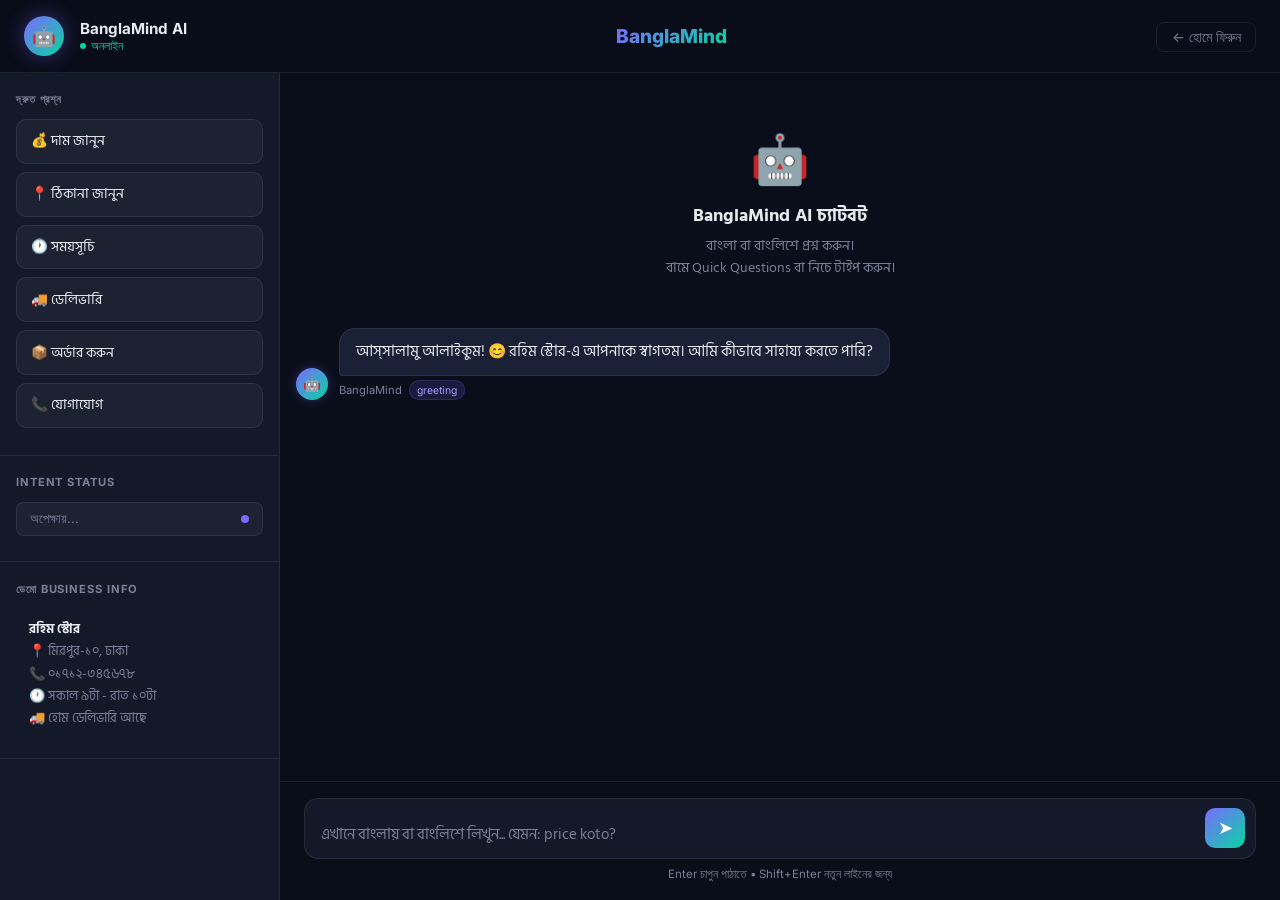
<file: frontend/demo.html>
<!DOCTYPE html>
<html lang="bn">
<head>
  <meta charset="UTF-8" />
  <meta name="viewport" content="width=device-width, initial-scale=1.0" />
  <title>BanglaMind — লাইভ ডেমো</title>
  <link rel="preconnect" href="https://fonts.googleapis.com" />
  <link href="https://fonts.googleapis.com/css2?family=Hind+Siliguri:wght@400;500;600;700&family=Inter:wght@400;500;600;700&display=swap" rel="stylesheet" />
  <style>
    :root {
      --bg:      #0a0e1a;
      --bg2:     #0f1528;
      --panel:   #131929;
      --card:    rgba(255,255,255,0.04);
      --border:  rgba(255,255,255,0.08);
      --accent:  #7c6aff;
      --accent2: #06d6a0;
      --text:    #e8eaf0;
      --muted:   #7a8099;
      --user-bg: linear-gradient(135deg,#7c6aff,#9b8fff);
      --bot-bg:  #1a2035;
      --grad:    linear-gradient(135deg,#7c6aff 0%,#06d6a0 100%);
    }
    *,*::before,*::after{box-sizing:border-box;margin:0;padding:0}
    body{background:var(--bg);color:var(--text);font-family:'Inter',sans-serif;height:100vh;display:flex;flex-direction:column;overflow:hidden}
    .bn{font-family:'Hind Siliguri',sans-serif}

    /* ── TOP BAR ── */
    .topbar{
      display:flex;align-items:center;justify-content:space-between;
      padding:1rem 1.5rem;
      background:rgba(10,14,26,0.9);backdrop-filter:blur(20px);
      border-bottom:1px solid var(--border);
      flex-shrink:0;
    }
    .topbar-left{display:flex;align-items:center;gap:1rem}
    .bot-avatar{
      width:40px;height:40px;border-radius:50%;
      background:var(--grad);
      display:flex;align-items:center;justify-content:center;
      font-size:1.2rem;box-shadow:0 0 20px rgba(124,106,255,.4);
    }
    .bot-info .name{font-weight:700;font-size:.95rem}
    .bot-info .status{
      font-size:.75rem;color:var(--accent2);
      display:flex;align-items:center;gap:.3rem;
    }
    .status-dot{width:6px;height:6px;border-radius:50%;background:var(--accent2);animation:blink 1.5s infinite}
    @keyframes blink{0%,100%{opacity:1}50%{opacity:.3}}
    .topbar-center .logo{
      font-size:1.2rem;font-weight:800;
      background:var(--grad);-webkit-background-clip:text;-webkit-text-fill-color:transparent;
    }
    .topbar-right a{
      color:var(--muted);text-decoration:none;font-size:.85rem;
      padding:.4rem .9rem;border:1px solid var(--border);border-radius:8px;
      transition:border-color .2s,color .2s;
    }
    .topbar-right a:hover{border-color:var(--accent);color:var(--text)}

    /* ── MAIN LAYOUT ── */
    .main{display:flex;flex:1;overflow:hidden}

    /* ── SIDEBAR ── */
    .sidebar{
      width:280px;flex-shrink:0;
      background:var(--panel);border-right:1px solid var(--border);
      display:flex;flex-direction:column;overflow-y:auto;
    }
    .sidebar-section{padding:1.2rem 1rem;border-bottom:1px solid var(--border)}
    .sidebar-title{font-size:.7rem;font-weight:700;text-transform:uppercase;letter-spacing:.08em;color:var(--muted);margin-bottom:.8rem}
    .quick-btn{
      width:100%;text-align:left;background:var(--card);border:1px solid var(--border);
      color:var(--text);border-radius:10px;padding:.65rem .9rem;
      font-size:.85rem;cursor:pointer;margin-bottom:.5rem;
      transition:border-color .2s,background .2s;
      font-family:'Hind Siliguri',sans-serif;
    }
    .quick-btn:hover{border-color:var(--accent);background:rgba(124,106,255,.08)}

    .intent-badge{
      display:flex;align-items:center;justify-content:space-between;
      padding:.5rem .8rem;border-radius:8px;
      background:var(--card);border:1px solid var(--border);
      margin-bottom:.4rem;font-size:.8rem;
    }
    .intent-badge .tag{color:var(--muted)}
    .badge-dot{width:8px;height:8px;border-radius:50%;background:var(--accent);flex-shrink:0}
    .badge-dot.green{background:var(--accent2)}
    .badge-dot.yellow{background:#f4b942}

    .biz-info{padding:.6rem .8rem;font-size:.82rem;color:var(--muted);line-height:1.7;font-family:'Hind Siliguri',sans-serif}
    .biz-info strong{color:var(--text)}

    /* ── CHAT AREA ── */
    .chat-wrap{flex:1;display:flex;flex-direction:column;overflow:hidden;background:var(--bg)}

    .chat-messages{
      flex:1;overflow-y:auto;padding:1.5rem 1rem;
      display:flex;flex-direction:column;gap:1rem;
    }
    .chat-messages::-webkit-scrollbar{width:4px}
    .chat-messages::-webkit-scrollbar-track{background:transparent}
    .chat-messages::-webkit-scrollbar-thumb{background:var(--border);border-radius:4px}

    /* message bubbles */
    .msg{display:flex;gap:.7rem;align-items:flex-end;max-width:75%;animation:fadeUp .3s ease}
    @keyframes fadeUp{from{opacity:0;transform:translateY(10px)}to{opacity:1;transform:translateY(0)}}
    .msg.user{align-self:flex-end;flex-direction:row-reverse}
    .msg-avatar{
      width:32px;height:32px;border-radius:50%;flex-shrink:0;
      display:flex;align-items:center;justify-content:center;font-size:.9rem;
    }
    .msg.bot .msg-avatar{background:var(--grad);box-shadow:0 0 12px rgba(124,106,255,.3)}
    .msg.user .msg-avatar{background:rgba(255,255,255,.1);border:1px solid var(--border)}
    .msg-content{display:flex;flex-direction:column;gap:.3rem}
    .msg.user .msg-content{align-items:flex-end}
    .bubble{
      padding:.7rem 1rem;border-radius:16px;font-size:.92rem;line-height:1.6;
      font-family:'Hind Siliguri',sans-serif;word-break:break-word;
    }
    .msg.bot .bubble{background:var(--bot-bg);border:1px solid var(--border);border-bottom-left-radius:4px}
    .msg.user .bubble{background:var(--user-bg);color:#fff;border-bottom-right-radius:4px}
    .meta{font-size:.7rem;color:var(--muted);display:flex;gap:.4rem;align-items:center}
    .intent-tag{
      font-size:.65rem;padding:.15rem .45rem;border-radius:50px;
      background:rgba(124,106,255,.15);color:#a89dff;border:1px solid rgba(124,106,255,.2);
    }

    /* typing indicator */
    .typing-indicator{display:none;align-self:flex-start}
    .typing-indicator.show{display:flex}
    .typing-dots{background:var(--bot-bg);border:1px solid var(--border);border-radius:16px;border-bottom-left-radius:4px;padding:.7rem 1rem;display:flex;gap:.4rem;align-items:center}
    .typing-dots span{width:7px;height:7px;border-radius:50%;background:var(--muted);animation:dot .8s infinite}
    .typing-dots span:nth-child(2){animation-delay:.15s}
    .typing-dots span:nth-child(3){animation-delay:.3s}
    @keyframes dot{0%,60%,100%{transform:translateY(0)}30%{transform:translateY(-6px)}}

    /* ── INPUT ── */
    .input-area{
      padding:1rem 1.5rem 1.2rem;
      background:rgba(10,14,26,0.95);
      border-top:1px solid var(--border);
      flex-shrink:0;
    }
    .input-row{
      display:flex;gap:.75rem;align-items:flex-end;
      background:var(--panel);border:1px solid var(--border);
      border-radius:14px;padding:.6rem .6rem .6rem 1rem;
      transition:border-color .2s;
    }
    .input-row:focus-within{border-color:var(--accent)}
    #message-input{
      flex:1;background:transparent;border:none;outline:none;
      color:var(--text);font-size:.95rem;resize:none;
      font-family:'Hind Siliguri',sans-serif;
      min-height:24px;max-height:120px;line-height:1.5;
    }
    #message-input::placeholder{color:var(--muted)}
    .send-btn{
      width:40px;height:40px;border-radius:10px;border:none;cursor:pointer;
      background:var(--grad);color:#fff;font-size:1.1rem;
      display:flex;align-items:center;justify-content:center;
      transition:opacity .2s,transform .2s;flex-shrink:0;
    }
    .send-btn:hover{opacity:.85;transform:scale(1.05)}
    .send-btn:disabled{opacity:.4;cursor:not-allowed;transform:none}
    .input-hint{text-align:center;font-size:.72rem;color:var(--muted);margin-top:.5rem}

    /* ── WELCOME MSG ── */
    .welcome{text-align:center;padding:2rem 1rem;color:var(--muted)}
    .welcome .icon{font-size:3rem;margin-bottom:.8rem}
    .welcome h3{font-size:1.1rem;color:var(--text);font-family:'Hind Siliguri',sans-serif;margin-bottom:.4rem}
    .welcome p{font-size:.85rem;font-family:'Hind Siliguri',sans-serif;line-height:1.6}

    /* responsive */
    @media(max-width:640px){
      .sidebar{display:none}
      .msg{max-width:90%}
    }
  </style>
</head>
<body>

<!-- TOP BAR -->
<div class="topbar">
  <div class="topbar-left">
    <div class="bot-avatar">🤖</div>
    <div class="bot-info">
      <div class="name">BanglaMind AI</div>
      <div class="status"><span class="status-dot"></span><span>অনলাইন</span></div>
    </div>
  </div>
  <div class="topbar-center"><div class="logo">BanglaMind</div></div>
  <div class="topbar-right"><a href="index.html">← হোমে ফিরুন</a></div>
</div>

<!-- MAIN -->
<div class="main">

  <!-- SIDEBAR -->
  <aside class="sidebar">
    <div class="sidebar-section">
      <div class="sidebar-title">দ্রুত প্রশ্ন</div>
      <button class="quick-btn" onclick="sendQuick('আপনাদের দাম কত?')">💰 দাম জানুন</button>
      <button class="quick-btn" onclick="sendQuick('আপনাদের দোকান কোথায়?')">📍 ঠিকানা জানুন</button>
      <button class="quick-btn" onclick="sendQuick('কখন খোলেন?')">🕐 সময়সূচি</button>
      <button class="quick-btn" onclick="sendQuick('হোম ডেলিভারি আছে?')">🚚 ডেলিভারি</button>
      <button class="quick-btn" onclick="sendQuick('অর্ডার দিতে চাই')">📦 অর্ডার করুন</button>
      <button class="quick-btn" onclick="sendQuick('আপনাদের ফোন নম্বর কত?')">📞 যোগাযোগ</button>
    </div>

    <div class="sidebar-section">
      <div class="sidebar-title">Intent Status</div>
      <div id="last-intent-display">
        <div class="intent-badge">
          <span class="tag">অপেক্ষায়...</span>
          <span class="badge-dot"></span>
        </div>
      </div>
    </div>

    <div class="sidebar-section">
      <div class="sidebar-title">ডেমো Business Info</div>
      <div class="biz-info">
        <strong>রহিম স্টোর</strong><br/>
        📍 মিরপুর-১০, ঢাকা<br/>
        📞 ০১৭১২-৩৪৫৬৭৮<br/>
        🕐 সকাল ৯টা - রাত ১০টা<br/>
        🚚 হোম ডেলিভারি আছে
      </div>
    </div>
  </aside>

  <!-- CHAT AREA -->
  <div class="chat-wrap">
    <div class="chat-messages" id="chat-messages">

      <!-- Welcome -->
      <div class="welcome" id="welcome-msg">
        <div class="icon">🤖</div>
        <h3>BanglaMind AI চ্যাটবট</h3>
        <p>বাংলা বা বাংলিশে প্রশ্ন করুন।<br/>বামে Quick Questions বা নিচে টাইপ করুন।</p>
      </div>

      <!-- Bot greeting -->
      <div class="msg bot" id="greeting-msg">
        <div class="msg-avatar">🤖</div>
        <div class="msg-content">
          <div class="bubble">আস্সালামু আলাইকুম! 😊 রহিম স্টোর-এ আপনাকে স্বাগতম। আমি কীভাবে সাহায্য করতে পারি?</div>
          <div class="meta">BanglaMind <span class="intent-tag">greeting</span></div>
        </div>
      </div>

      <!-- Typing indicator -->
      <div class="msg typing-indicator" id="typing">
        <div class="msg-avatar" style="background:linear-gradient(135deg,#7c6aff,#06d6a0);display:flex;align-items:center;justify-content:center;font-size:.9rem">🤖</div>
        <div class="typing-dots"><span></span><span></span><span></span></div>
      </div>

    </div>

    <!-- INPUT -->
    <div class="input-area">
      <div class="input-row">
        <textarea
          id="message-input"
          placeholder="এখানে বাংলায় বা বাংলিশে লিখুন... যেমন: price koto?"
          rows="1"
          onkeydown="handleKey(event)"
          oninput="autoResize(this)"
        ></textarea>
        <button class="send-btn" id="send-btn" onclick="sendMessage()" title="পাঠান">
          ➤
        </button>
      </div>
      <div class="input-hint">Enter চাপুন পাঠাতে • Shift+Enter নতুন লাইনের জন্য</div>
    </div>
  </div>
</div>

<script>
  const API_URL = window.location.hostname === '127.0.0.1' || window.location.hostname === 'localhost' 
    ? 'http://127.0.0.1:8000/api/chat' 
    : '/api/chat';
  const messagesEl = document.getElementById('chat-messages');
  const inputEl    = document.getElementById('message-input');
  const sendBtn    = document.getElementById('send-btn');
  const typingEl   = document.getElementById('typing');

  function getTime() {
    return new Date().toLocaleTimeString('bn-BD', {hour:'2-digit', minute:'2-digit'});
  }

  function appendUserMsg(text) {
    document.getElementById('welcome-msg')?.remove();
    const div = document.createElement('div');
    div.className = 'msg user';
    div.innerHTML = `
      <div class="msg-avatar">👤</div>
      <div class="msg-content">
        <div class="bubble">${escHtml(text)}</div>
        <div class="meta">${getTime()}</div>
      </div>`;
    messagesEl.insertBefore(div, typingEl);
    scrollBottom();
  }

  function appendBotMsg(text, intentTag, confidence) {
    const confColor = confidence === 'high' ? 'green' : confidence === 'medium' ? 'yellow' : '';
    const div = document.createElement('div');
    div.className = 'msg bot';
    div.innerHTML = `
      <div class="msg-avatar">🤖</div>
      <div class="msg-content">
        <div class="bubble">${escHtml(text)}</div>
        <div class="meta">BanglaMind <span class="intent-tag">${intentTag}</span> ${getTime()}</div>
      </div>`;
    messagesEl.insertBefore(div, typingEl);

    // Update sidebar intent display
    document.getElementById('last-intent-display').innerHTML = `
      <div class="intent-badge">
        <span class="tag">${intentTag}</span>
        <span class="badge-dot ${confColor}"></span>
      </div>
      <div style="font-size:.72rem;color:var(--muted);margin-top:.3rem">Confidence: ${confidence}</div>`;

    scrollBottom();
  }

  function showTyping()  { typingEl.classList.add('show');    scrollBottom(); }
  function hideTyping()  { typingEl.classList.remove('show'); }
  function scrollBottom(){ messagesEl.scrollTop = messagesEl.scrollHeight; }
  function escHtml(t)    { return t.replace(/&/g,'&amp;').replace(/</g,'&lt;').replace(/>/g,'&gt;').replace(/\n/g,'<br/>'); }

  async function sendMessage() {
    const text = inputEl.value.trim();
    if (!text) return;

    inputEl.value = '';
    autoResize(inputEl);
    sendBtn.disabled = true;
    appendUserMsg(text);
    showTyping();

    try {
      const res = await fetch(API_URL, {
        method: 'POST',
        headers: { 'Content-Type': 'application/json' },
        body: JSON.stringify({ message: text })
      });

      if (!res.ok) throw new Error('API error');
      const data = await res.json();

      // Small delay for natural feel
      await new Promise(r => setTimeout(r, 400));
      hideTyping();
      appendBotMsg(data.reply, data.intent.tag, data.intent.confidence);

    } catch (err) {
      await new Promise(r => setTimeout(r, 400));
      hideTyping();
      appendBotMsg(
        '⚠️ দুঃখিত, সার্ভারের সাথে সংযোগ করতে সমস্যা হচ্ছে। একটু পরে আবার চেষ্টা করুন।',
        'error', 'low'
      );
    } finally {
      sendBtn.disabled = false;
      inputEl.focus();
    }
  }

  function sendQuick(text) {
    inputEl.value = text;
    sendMessage();
  }

  function handleKey(e) {
    if (e.key === 'Enter' && !e.shiftKey) {
      e.preventDefault();
      sendMessage();
    }
  }

  function autoResize(el) {
    el.style.height = 'auto';
    el.style.height = Math.min(el.scrollHeight, 120) + 'px';
  }
</script>
</body>
</html>
</file>
